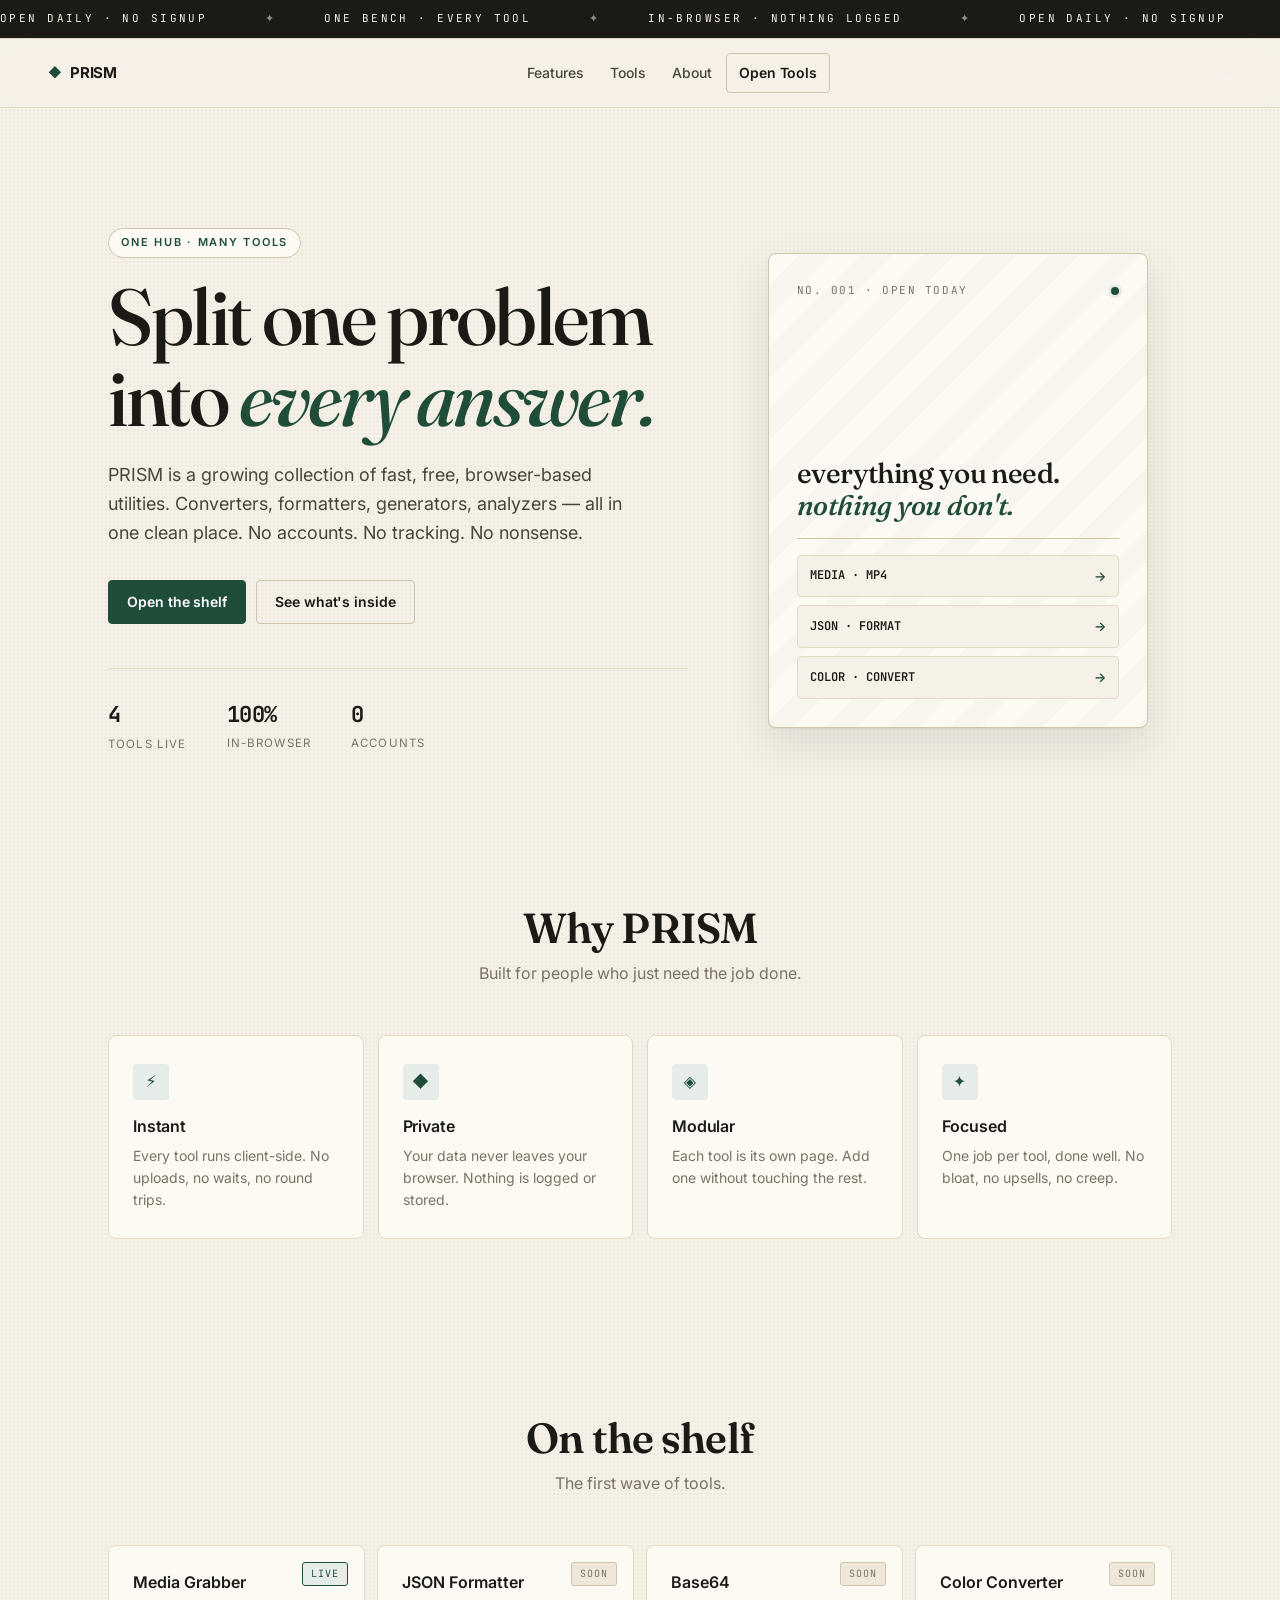
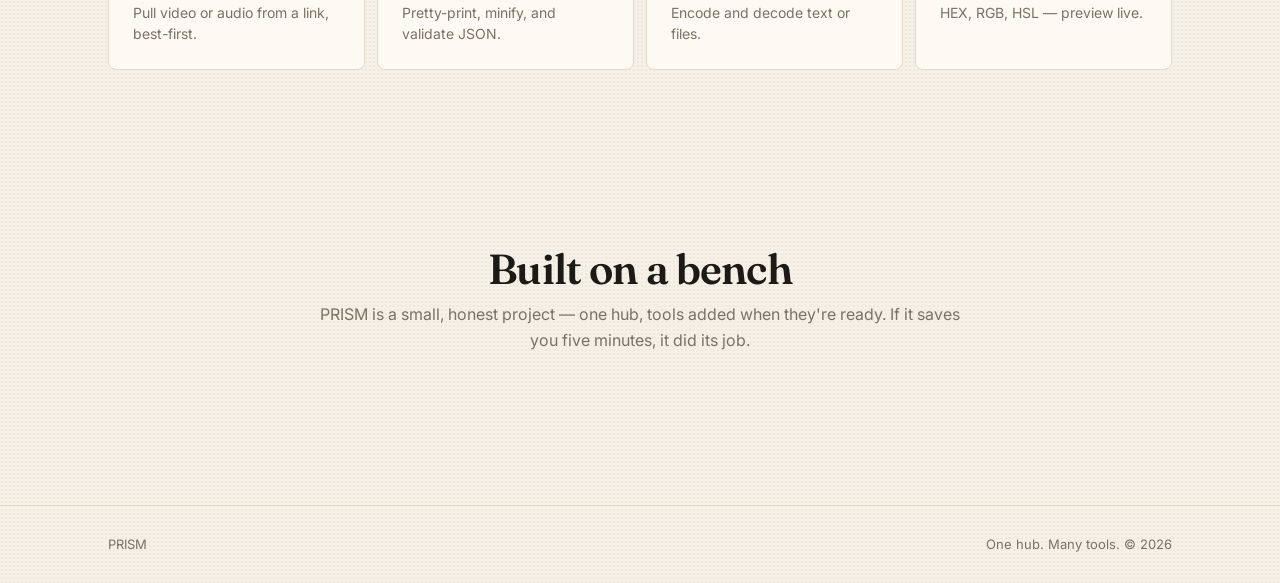
<file: public/index.html>
<!DOCTYPE html>
<html lang="en">
<head>
  <meta charset="UTF-8" />
  <meta name="viewport" content="width=device-width, initial-scale=1.0" />
  <meta name="description" content="PRISM — one hub, many tools. Fast, free, no signup." />
  <title>PRISM — One Hub. Many Tools.</title>
  <link rel="preconnect" href="https://fonts.googleapis.com" />
  <link rel="preconnect" href="https://fonts.gstatic.com" crossorigin />
  <link href="https://fonts.googleapis.com/css2?family=Inter:wght@400;500;600;700;800&family=Fraunces:ital,opsz,wght@0,9..144,400..600;1,9..144,400..600&family=JetBrains+Mono:wght@500;700&display=swap" rel="stylesheet" />
  <link rel="stylesheet" href="styles.css" />
</head>
<body>
  <div class="ticker" aria-hidden="true">
    <div class="ticker-track">
      <span>Open daily · no signup</span>
      <span>One bench · every tool</span>
      <span>In-browser · nothing logged</span>
      <span>Open daily · no signup</span>
      <span>One bench · every tool</span>
      <span>In-browser · nothing logged</span>
    </div>
  </div>

  <header class="nav">
    <a href="/" class="logo"><span class="logo-mark">◆</span><span class="logo-text">PRISM</span></a>
    <nav class="nav-links" id="nav-links">
      <a href="#features">Features</a>
      <a href="#tools">Tools</a>
      <a href="#about">About</a>
      <a href="/tools" class="btn btn-ghost">Open Tools</a>
    </nav>
    <button class="nav-toggle" aria-label="Menu" aria-expanded="false">
      <span></span><span></span><span></span>
    </button>
  </header>

  <main>
    <section class="hero">
      <div>
        <p class="eyebrow reveal">One hub · many tools</p>
        <h1 class="hero-title reveal" style="--d:.06s">
          Split one problem into <em>every answer.</em>
        </h1>
        <p class="hero-sub reveal" style="--d:.12s">
          PRISM is a growing collection of fast, free, browser-based utilities.
          Converters, formatters, generators, analyzers — all in one clean place.
          No accounts. No tracking. No nonsense.
        </p>
        <div class="hero-cta reveal" style="--d:.18s">
          <a href="/tools" class="btn btn-primary">Open the shelf</a>
          <a href="#features" class="btn btn-ghost">See what's inside</a>
        </div>
        <div class="hero-stats reveal" style="--d:.24s">
          <div><strong id="stat-tools">0</strong><span>tools live</span></div>
          <div><strong>100%</strong><span>in-browser</span></div>
          <div><strong>0</strong><span>accounts</span></div>
        </div>
      </div>

      <div class="hero-visual">
        <div class="showcase" aria-hidden="true">
          <div class="showcase-head">
            <span>No. 001 · open today</span>
            <span class="dot"></span>
          </div>
          <div class="showcase-title">
            everything you need.<br /><em>nothing you don't.</em>
          </div>
          <div class="showcase-line"></div>
          <div class="showcase-rows">
            <div class="showcase-row"><span>MEDIA · MP4</span><span class="arrow">→</span></div>
            <div class="showcase-row"><span>JSON · FORMAT</span><span class="arrow">→</span></div>
            <div class="showcase-row"><span>COLOR · CONVERT</span><span class="arrow">→</span></div>
          </div>
        </div>
      </div>
    </section>

    <section id="features" class="features">
      <h2 class="section-title">Why PRISM</h2>
      <p class="section-sub">Built for people who just need the job done.</p>
      <div class="feature-grid">
        <article class="feature">
          <div class="feature-icon">⚡</div>
          <h3>Instant</h3>
          <p>Every tool runs client-side. No uploads, no waits, no round trips.</p>
        </article>
        <article class="feature">
          <div class="feature-icon">◆</div>
          <h3>Private</h3>
          <p>Your data never leaves your browser. Nothing is logged or stored.</p>
        </article>
        <article class="feature">
          <div class="feature-icon">◈</div>
          <h3>Modular</h3>
          <p>Each tool is its own page. Add one without touching the rest.</p>
        </article>
        <article class="feature">
          <div class="feature-icon">✦</div>
          <h3>Focused</h3>
          <p>One job per tool, done well. No bloat, no upsells, no creep.</p>
        </article>
      </div>
    </section>

    <section id="tools" class="tools-preview">
      <h2 class="section-title">On the shelf</h2>
      <p class="section-sub">The first wave of tools.</p>
      <div class="tool-grid">
        <div class="tool-card"><span class="tool-badge on">live</span><h3>Media Grabber</h3><p>Pull video or audio from a link, best-first.</p></div>
        <div class="tool-card"><span class="tool-badge">soon</span><h3>JSON Formatter</h3><p>Pretty-print, minify, and validate JSON.</p></div>
        <div class="tool-card"><span class="tool-badge">soon</span><h3>Base64</h3><p>Encode and decode text or files.</p></div>
        <div class="tool-card"><span class="tool-badge">soon</span><h3>Color Converter</h3><p>HEX, RGB, HSL — preview live.</p></div>
      </div>
    </section>

    <section id="about" class="about">
      <h2 class="section-title">Built on a bench</h2>
      <p class="section-sub">
        PRISM is a small, honest project — one hub, tools added when they're ready.
        If it saves you five minutes, it did its job.
      </p>
    </section>
  </main>

  <footer class="footer">
    <div class="footer-inner">
      <span class="logo-text">PRISM</span>
      <p>One hub. Many tools. © <span id="year"></span></p>
    </div>
  </footer>

  <script src="script.js"></script>
</body>
</html>
</file>
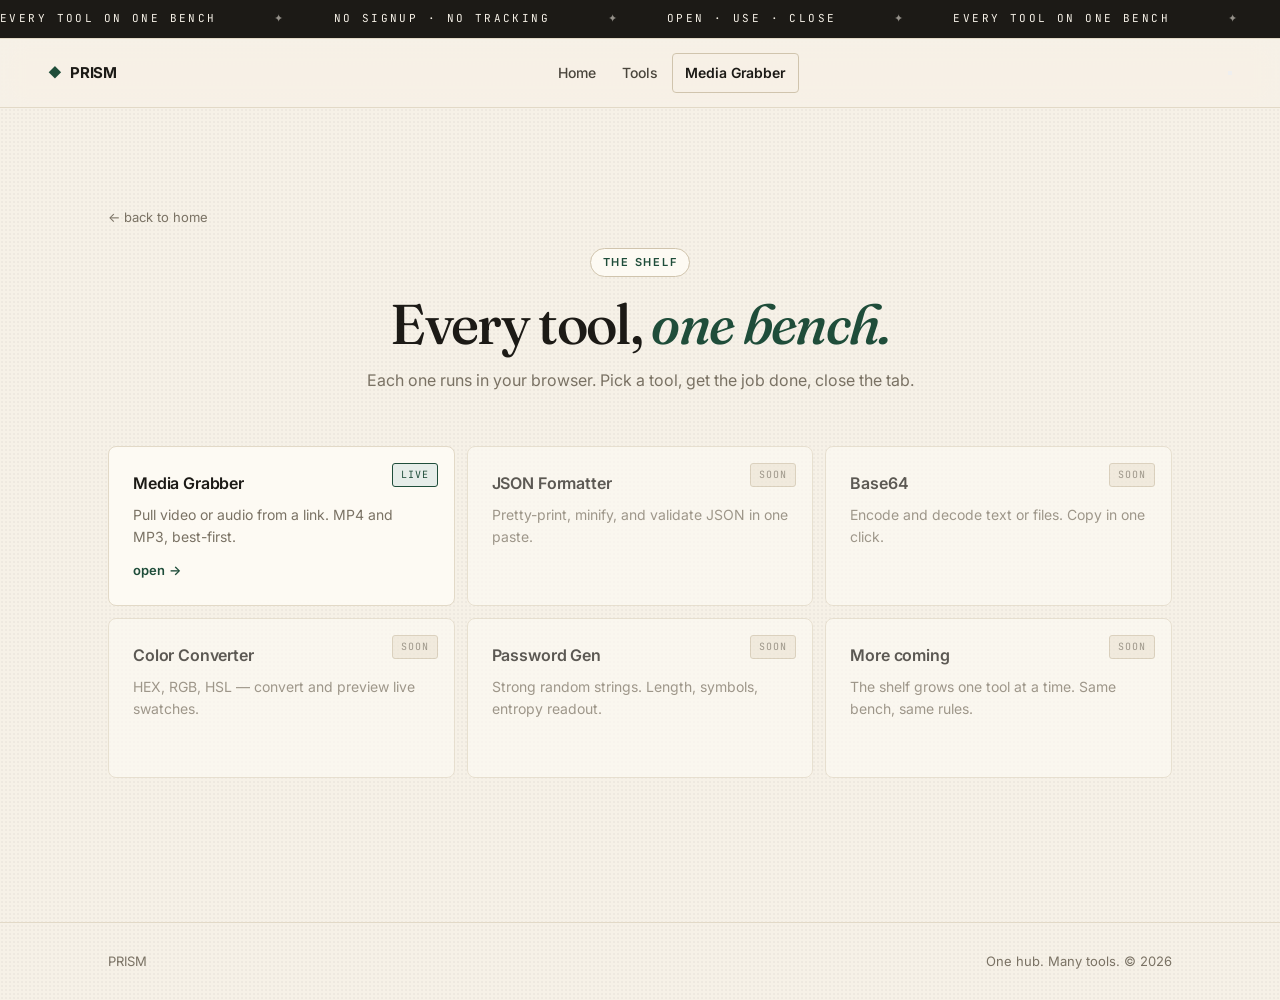
<file: public/tools/index.html>
<!DOCTYPE html>
<html lang="en">
<head>
  <meta charset="UTF-8" />
  <meta name="viewport" content="width=device-width, initial-scale=1.0" />
  <meta name="description" content="PRISM tools — every utility on one shelf." />
  <title>PRISM — Tools</title>
  <link rel="preconnect" href="https://fonts.googleapis.com" />
  <link rel="preconnect" href="https://fonts.gstatic.com" crossorigin />
  <link href="https://fonts.googleapis.com/css2?family=Inter:wght@400;500;600;700;800&family=Fraunces:ital,opsz,wght@0,9..144,400..600;1,9..144,400..600&family=JetBrains+Mono:wght@500;700&display=swap" rel="stylesheet" />
  <link rel="stylesheet" href="../styles.css" />
</head>
<body>
  <div class="ticker" aria-hidden="true">
    <div class="ticker-track">
      <span>Every tool on one bench</span>
      <span>No signup · no tracking</span>
      <span>Open · use · close</span>
      <span>Every tool on one bench</span>
      <span>No signup · no tracking</span>
      <span>Open · use · close</span>
    </div>
  </div>

  <header class="nav">
    <a href="/" class="logo"><span class="logo-mark">◆</span><span class="logo-text">PRISM</span></a>
    <nav class="nav-links">
      <a href="/">Home</a>
      <a href="/tools">Tools</a>
      <a href="/tools/downloader" class="btn btn-ghost">Media Grabber</a>
    </nav>
    <button class="nav-toggle" aria-label="Menu" aria-expanded="false">
      <span></span><span></span><span></span>
    </button>
  </header>

  <main class="hub">
    <a href="/" class="back">← back to home</a>

    <div class="hub-head">
      <p class="eyebrow">the shelf</p>
      <h1>Every tool, <em style="font-style:italic;color:var(--accent)">one bench.</em></h1>
      <p class="section-sub">Each one runs in your browser. Pick a tool, get the job done, close the tab.</p>
    </div>

    <div class="hub-grid">
      <a class="card live" href="/tools/downloader">
        <span class="badge on">live</span>
        <h2>Media Grabber</h2>
        <p>Pull video or audio from a link. MP4 and MP3, best-first.</p>
        <span class="go">open</span>
      </a>

      <div class="card soon">
        <span class="badge">soon</span>
        <h2>JSON Formatter</h2>
        <p>Pretty-print, minify, and validate JSON in one paste.</p>
      </div>

      <div class="card soon">
        <span class="badge">soon</span>
        <h2>Base64</h2>
        <p>Encode and decode text or files. Copy in one click.</p>
      </div>

      <div class="card soon">
        <span class="badge">soon</span>
        <h2>Color Converter</h2>
        <p>HEX, RGB, HSL — convert and preview live swatches.</p>
      </div>

      <div class="card soon">
        <span class="badge">soon</span>
        <h2>Password Gen</h2>
        <p>Strong random strings. Length, symbols, entropy readout.</p>
      </div>

      <div class="card soon">
        <span class="badge">soon</span>
        <h2>More coming</h2>
        <p>The shelf grows one tool at a time. Same bench, same rules.</p>
      </div>
    </div>
  </main>

  <footer class="footer">
    <div class="footer-inner">
      <span class="logo-text">PRISM</span>
      <p>One hub. Many tools. © <span id="year"></span></p>
    </div>
  </footer>

  <script>
    document.getElementById("year").textContent = new Date().getFullYear();
  </script>
</body>
</html>
</file>
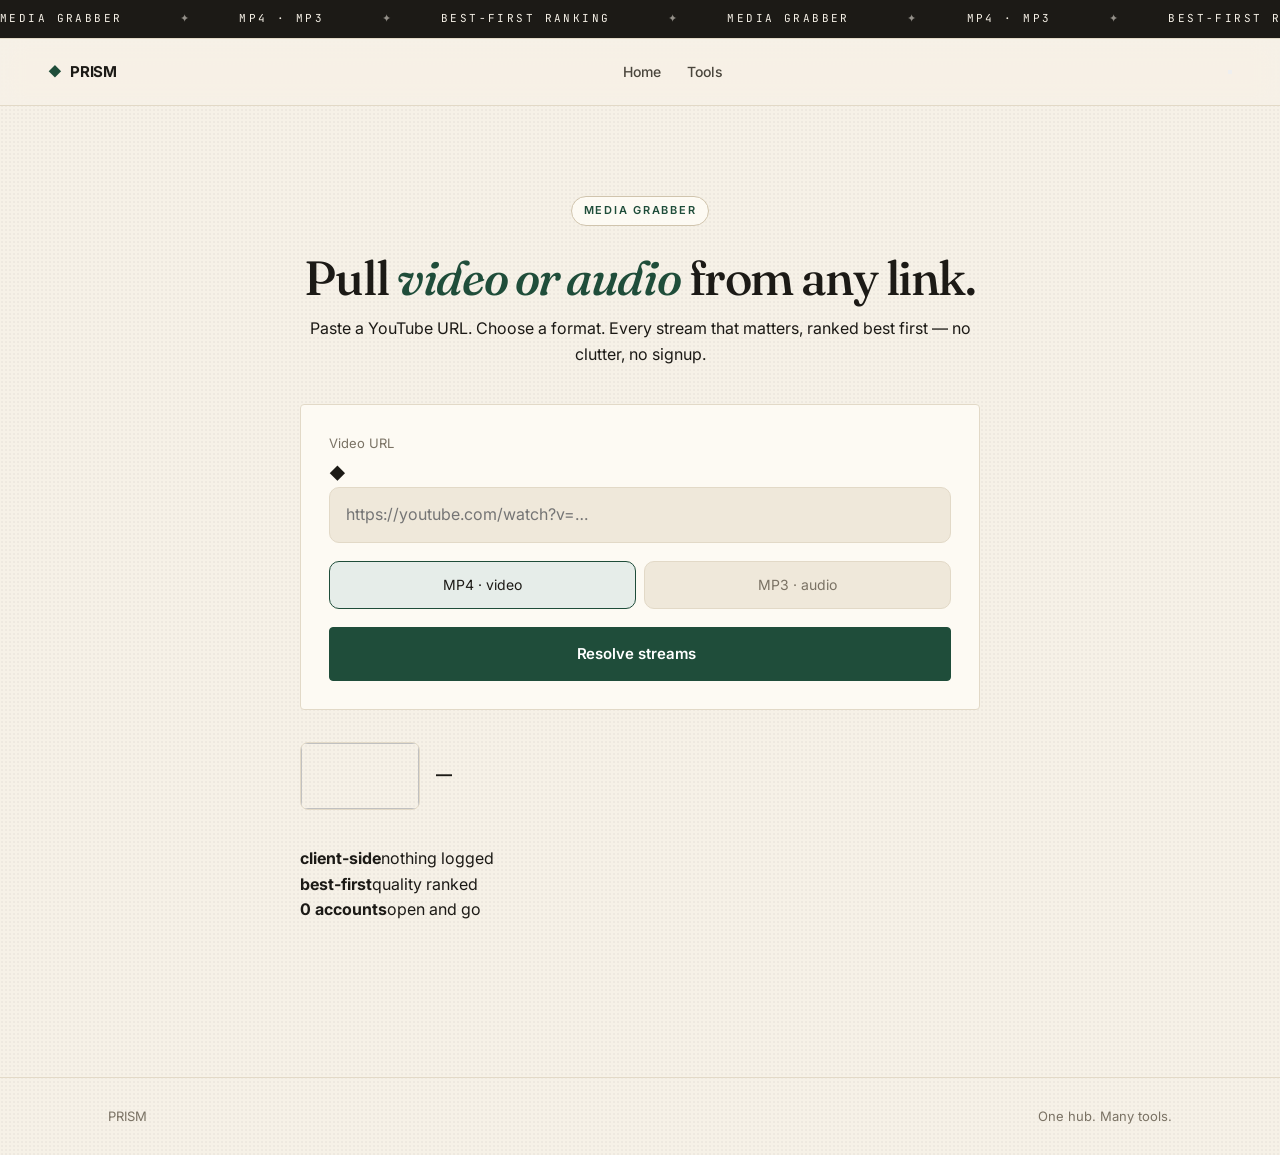
<file: public/tools/downloader.html>
<!DOCTYPE html>
<html lang="en">
<head>
  <meta charset="UTF-8" />
  <meta name="viewport" content="width=device-width, initial-scale=1.0" />
  <meta name="description" content="PRISM Media Grabber — pull video or audio from a link." />
  <title>PRISM — Media Grabber</title>
  <link rel="preconnect" href="https://fonts.googleapis.com" />
  <link rel="preconnect" href="https://fonts.gstatic.com" crossorigin />
  <link href="https://fonts.googleapis.com/css2?family=Inter:wght@400;500;600;700;800&family=Fraunces:ital,opsz,wght@0,9..144,400..600;1,9..144,400..600&family=JetBrains+Mono:wght@500;700&display=swap" rel="stylesheet" />
  <link rel="stylesheet" href="../styles.css" />
  <link rel="stylesheet" href="downloader.css" />
  <style>
    /* v3 warm-palette patch over old downloader.css */
    .grabber-head h1 {
      font-family: var(--display);
      font-weight: 500;
      letter-spacing: -0.03em;
    }
    .grabber-head h1 em { font-style: italic; color: var(--accent); }
    .mode.active { background: var(--accent-soft); }
  </style>
</head>
<body>
  <div class="ticker" aria-hidden="true">
    <div class="ticker-track">
      <span>Media grabber</span>
      <span>MP4 · MP3</span>
      <span>Best-first ranking</span>
      <span>Media grabber</span>
      <span>MP4 · MP3</span>
      <span>Best-first ranking</span>
    </div>
  </div>

  <header class="nav">
    <a href="/" class="logo"><span class="logo-mark">◆</span><span class="logo-text">PRISM</span></a>
    <nav class="nav-links">
      <a href="/">Home</a>
      <a href="/tools">Tools</a>
    </nav>
    <button class="nav-toggle" aria-label="Menu" aria-expanded="false">
      <span></span><span></span><span></span>
    </button>
  </header>

  <main class="grabber">
    <div class="grabber-head reveal">
      <span class="eyebrow">media grabber</span>
      <h1>Pull <em>video or audio</em> from any link.</h1>
      <p class="lede">Paste a YouTube URL. Choose a format. Every stream that matters, ranked best first — no clutter, no signup.</p>
    </div>

    <form id="grab-form" class="grab-form reveal" style="--d:.08s">
      <div class="field">
        <label for="url">Video URL</label>
        <div class="input-shell">
          <span class="input-icon" aria-hidden="true">◆</span>
          <input id="url" name="url" type="url" placeholder="https://youtube.com/watch?v=…" required autocomplete="off" spellcheck="false" />
        </div>
      </div>

      <div class="mode-row" role="tablist" aria-label="Format">
        <button type="button" class="mode active" data-mode="mp4" role="tab" aria-selected="true">
          <span class="dot"></span> MP4 · video
        </button>
        <button type="button" class="mode" data-mode="mp3" role="tab" aria-selected="false">
          <span class="dot"></span> MP3 · audio
        </button>
      </div>

      <button type="submit" class="btn btn-primary btn-lg" id="grab-btn">
        <span class="btn-label">Resolve streams</span>
        <span class="btn-spinner" aria-hidden="true"></span>
      </button>
    </form>

    <section id="result" class="result" hidden>
      <div class="result-head">
        <div class="thumb-shell">
          <img id="thumb" alt="" />
        </div>
        <div class="result-meta">
          <h2 id="title">—</h2>
          <p id="meta" class="muted"></p>
        </div>
      </div>
      <div id="streams" class="streams"></div>
      <div id="more-wrap" class="more-wrap" hidden>
        <button id="more-btn" type="button" class="btn btn-ghost">show more</button>
      </div>
    </section>

    <p id="status" class="status"></p>

    <div class="trust reveal" style="--d:.18s">
      <div><strong>client-side</strong><span>nothing logged</span></div>
      <div><strong>best-first</strong><span>quality ranked</span></div>
      <div><strong>0 accounts</strong><span>open and go</span></div>
    </div>
  </main>

  <footer class="footer">
    <div class="footer-inner">
      <span class="logo-text">PRISM</span>
      <p>One hub. Many tools.</p>
    </div>
  </footer>

  <script src="downloader.js"></script>
</body>
</html>
</file>
<file: public/styles.css>
/* PRISM — design system v3, store palette */
:root {
  color-scheme: light dark;

  --bg: #f6f1e7;
  --surface: #fdfaf3;
  --surface-2: #efe8da;
  --text: #1c1a16;
  --text-2: #4a453c;
  --muted: #7a7264;
  --line: #e2d9c7;
  --line-strong: #d0c4ad;

  --accent: #1f4d3a;
  --accent-hover: #163a2b;
  --accent-soft: #e6ede9;
  --accent-text: #ffffff;

  --radius: 4px;
  --radius-lg: 8px;

  --max: 1160px;
  --font: "Inter", system-ui, -apple-system, "Segoe UI", sans-serif;
  --display: "Fraunces", "Playfair Display", Georgia, serif;
  --mono: "JetBrains Mono", ui-monospace, monospace;
  --ease: cubic-bezier(.4, 0, .2, 1);
  --speed: 180ms;

  --shadow-sm: 0 1px 0 rgba(28, 26, 22, .06);
  --shadow-md: 0 1px 0 rgba(28, 26, 22, .06), 0 8px 24px rgba(28, 26, 22, .06);
  --shadow-lg: 0 1px 0 rgba(28, 26, 22, .06), 0 16px 40px rgba(28, 26, 22, .1);

  /* compat aliases for pages not yet reworked */
  --panel: var(--surface);
  --bg-soft: var(--surface-2);
  --accent-2: var(--accent);
  --grad: var(--accent);
}

@media (prefers-color-scheme: dark) {
  :root {
    --bg: #14120e;
    --surface: #1b1813;
    --surface-2: #221f19;
    --text: #f2ead8;
    --text-2: #c4b9a3;
    --muted: #8f8570;
    --line: #2c2820;
    --line-strong: #3d372c;

    --accent: #6abf91;
    --accent-hover: #8dd4ad;
    --accent-soft: #1a2a22;
    --accent-text: #0f1a14;

    --shadow-sm: 0 1px 0 rgba(0,0,0,.3);
    --shadow-md: 0 1px 0 rgba(0,0,0,.3), 0 8px 24px rgba(0,0,0,.4);
    --shadow-lg: 0 1px 0 rgba(0,0,0,.3), 0 16px 40px rgba(0,0,0,.5);
  }
}

*, *::before, *::after { box-sizing: border-box; margin: 0; padding: 0; }

html { scroll-behavior: smooth; -webkit-text-size-adjust: 100%; }

body {
  background: var(--bg);
  color: var(--text);
  font-family: var(--font);
  font-size: 16px;
  line-height: 1.6;
  -webkit-font-smoothing: antialiased;
  -moz-osx-font-smoothing: grayscale;
  overflow-x: hidden;

  /* subtle paper grain */
  background-image:
    radial-gradient(rgba(28, 26, 22, .035) 1px, transparent 1px);
  background-size: 4px 4px;
}
@media (prefers-color-scheme: dark) {
  body {
    background-image: radial-gradient(rgba(255, 240, 200, .02) 1px, transparent 1px);
  }
}

a { color: inherit; text-decoration: none; }
img { max-width: 100%; display: block; }
button { font: inherit; cursor: pointer; }

/* kill legacy decorative layers */
.beam, .aurora, .prism, .prism-shape, .ray, .grid-veil, .orb { display: none; }

/* ---- awning ticker ---- */
.ticker {
  background: var(--text);
  color: var(--bg);
  overflow: hidden;
  border-bottom: 1px solid var(--line);
  position: relative;
  z-index: 60;
}
.ticker-track {
  display: flex;
  gap: 48px;
  padding: 10px 0;
  font-family: var(--mono);
  font-size: 11px;
  letter-spacing: 0.22em;
  text-transform: uppercase;
  white-space: nowrap;
  animation: drift 32s linear infinite;
  will-change: transform;
}
.ticker-track span { flex-shrink: 0; }
.ticker-track span::after { content: " ✦"; opacity: .55; margin-left: 48px; }

@keyframes drift {
  from { transform: translateX(0); }
  to   { transform: translateX(-50%); }
}

/* ---- nav ---- */
.nav {
  position: sticky;
  top: 0;
  z-index: 50;
  display: flex;
  align-items: center;
  justify-content: space-between;
  gap: 24px;
  padding: 14px clamp(20px, 5vw, 48px);
  background: color-mix(in srgb, var(--bg) 88%, transparent);
  backdrop-filter: saturate(180%) blur(12px);
  -webkit-backdrop-filter: saturate(180%) blur(12px);
  border-bottom: 1px solid var(--line);
}

.logo {
  display: flex;
  align-items: center;
  gap: 8px;
  font-weight: 700;
  font-size: 15px;
  letter-spacing: -0.01em;
}
.logo-mark { color: var(--accent); font-size: 13px; }

.nav-links {
  display: flex;
  align-items: center;
  gap: 2px;
  font-size: 14px;
  font-weight: 500;
  color: var(--text-2);
}
.nav-links a {
  padding: 8px 12px;
  border-radius: var(--radius);
  transition: color var(--speed) var(--ease), background var(--speed) var(--ease);
}
.nav-links a:hover { color: var(--text); background: var(--surface-2); }

/* ---- buttons ---- */
.btn {
  display: inline-flex;
  align-items: center;
  justify-content: center;
  gap: 8px;
  padding: 10px 18px;
  border-radius: var(--radius);
  font-weight: 600;
  font-size: 14px;
  letter-spacing: -0.005em;
  border: 1px solid transparent;
  transition: all var(--speed) var(--ease);
  white-space: nowrap;
}
.btn-lg { padding: 14px 24px; font-size: 15px; width: 100%; }

.btn-primary {
  background: var(--accent);
  color: var(--accent-text);
  border-color: var(--accent);
}
.btn-primary:hover { background: var(--accent-hover); border-color: var(--accent-hover); }
.btn-primary:disabled { opacity: 0.55; cursor: not-allowed; }

.btn-ghost {
  background: transparent;
  color: var(--text);
  border-color: var(--line-strong);
}
.btn-ghost:hover { border-color: var(--text); background: var(--surface-2); }

/* ---- shared type ---- */
section { position: relative; }

.section-title {
  font-family: var(--display);
  font-size: clamp(28px, 3.4vw, 42px);
  font-weight: 600;
  letter-spacing: -0.02em;
  text-align: center;
  margin-bottom: 10px;
  line-height: 1.1;
}
.section-sub {
  text-align: center;
  color: var(--muted);
  margin: 0 auto 48px;
  max-width: 580px;
  font-size: 16px;
}
.muted { color: var(--muted); }

.eyebrow {
  display: inline-block;
  font-size: 11px;
  font-weight: 600;
  color: var(--accent);
  letter-spacing: 0.16em;
  text-transform: uppercase;
  padding: 5px 12px;
  border: 1px solid var(--line-strong);
  border-radius: 999px;
  background: var(--surface);
  margin-bottom: 18px;
}

.gradient { color: var(--accent); }

/* ---- hero ---- */
.hero {
  max-width: var(--max);
  margin: 0 auto;
  padding: clamp(64px, 10vw, 120px) clamp(20px, 5vw, 48px) 64px;
  display: grid;
  grid-template-columns: 1.15fr 0.85fr;
  gap: 56px;
  align-items: center;
  position: relative;
}

.hero-title {
  font-family: var(--display);
  font-size: clamp(44px, 6.2vw, 84px);
  line-height: 1.02;
  letter-spacing: -0.03em;
  font-weight: 500;
  margin-bottom: 24px;
}
.hero-title em {
  font-style: italic;
  color: var(--accent);
}

.hero-sub {
  color: var(--text-2);
  font-size: clamp(15px, 1.5vw, 18px);
  max-width: 520px;
  margin-bottom: 32px;
  line-height: 1.6;
}
.hero-cta { display: flex; gap: 10px; flex-wrap: wrap; margin-bottom: 44px; }

.hero-stats {
  display: flex;
  gap: 40px;
  flex-wrap: wrap;
  padding-top: 28px;
  border-top: 1px solid var(--line);
}
.hero-stats > div { display: flex; flex-direction: column; gap: 2px; }
.hero-stats strong {
  font-family: var(--mono);
  font-size: 22px;
  font-weight: 700;
  letter-spacing: -0.02em;
}
.hero-stats span {
  font-size: 11.5px;
  color: var(--muted);
  text-transform: uppercase;
  letter-spacing: 0.1em;
}

/* ---- hero showcase card (store window) ---- */
.hero-visual {
  position: relative;
  display: grid;
  place-items: center;
  min-height: 380px;
}
.showcase {
  position: relative;
  width: 100%;
  max-width: 380px;
  aspect-ratio: 4 / 5;
  border: 1px solid var(--line-strong);
  border-radius: var(--radius-lg);
  background: var(--surface);
  box-shadow: var(--shadow-lg);
  padding: 28px;
  display: flex;
  flex-direction: column;
  gap: 16px;
  overflow: hidden;
  animation: rise 700ms var(--ease) both;
}
.showcase::before {
  content: "";
  position: absolute;
  inset: 0;
  background-image: repeating-linear-gradient(
    135deg,
    transparent 0 22px,
    color-mix(in srgb, var(--accent) 5%, transparent) 22px 44px
  );
  opacity: .5;
  pointer-events: none;
}
.showcase-head {
  display: flex;
  align-items: center;
  justify-content: space-between;
  font-family: var(--mono);
  font-size: 11px;
  letter-spacing: 0.14em;
  text-transform: uppercase;
  color: var(--muted);
  position: relative;
}
.showcase-head .dot {
  width: 8px; height: 8px; border-radius: 50%;
  background: var(--accent);
  box-shadow: 0 0 0 3px var(--accent-soft);
}
.showcase-title {
  font-family: var(--display);
  font-size: 28px;
  font-weight: 500;
  line-height: 1.15;
  letter-spacing: -0.02em;
  position: relative;
  margin-top: auto;
}
.showcase-title em { font-style: italic; color: var(--accent); }
.showcase-line {
  height: 1px;
  background: var(--line-strong);
  position: relative;
}
.showcase-rows {
  display: flex;
  flex-direction: column;
  gap: 8px;
  position: relative;
}
.showcase-row {
  display: flex;
  align-items: center;
  justify-content: space-between;
  padding: 10px 12px;
  border: 1px solid var(--line);
  border-radius: var(--radius);
  background: var(--bg);
  font-size: 13px;
  animation: rowIn 500ms var(--ease) both;
}
.showcase-row:nth-child(1) { animation-delay: .5s; }
.showcase-row:nth-child(2) { animation-delay: .7s; }
.showcase-row:nth-child(3) { animation-delay: .9s; }
.showcase-row span:first-child {
  font-family: var(--mono);
  font-weight: 600;
  font-size: 12px;
}
.showcase-row .arrow { color: var(--accent); font-weight: 600; }

@keyframes rowIn {
  from { opacity: 0; transform: translateY(8px); }
  to   { opacity: 1; transform: translateY(0); }
}

/* ---- features ---- */
.features, .tools-preview, .about {
  max-width: var(--max);
  margin: 0 auto;
  padding: 88px clamp(20px, 5vw, 48px);
}
.about { text-align: center; }
.about p { max-width: 640px; margin: 0 auto; color: var(--muted); }

.feature-grid {
  display: grid;
  grid-template-columns: repeat(auto-fit, minmax(220px, 1fr));
  gap: 14px;
}
.feature {
  padding: 28px 24px;
  border: 1px solid var(--line);
  border-radius: var(--radius-lg);
  background: var(--surface);
  transition: transform var(--speed) var(--ease), box-shadow var(--speed) var(--ease), border-color var(--speed) var(--ease);
}
.feature:hover {
  transform: translateY(-2px);
  box-shadow: var(--shadow-md);
  border-color: var(--line-strong);
}
.feature-icon {
  width: 36px;
  height: 36px;
  display: grid;
  place-items: center;
  border-radius: var(--radius);
  background: var(--accent-soft);
  color: var(--accent);
  font-size: 16px;
  margin-bottom: 14px;
  font-weight: 600;
}
.feature h3 { font-size: 16px; font-weight: 600; margin-bottom: 6px; letter-spacing: -0.01em; }
.feature p { color: var(--muted); font-size: 14px; line-height: 1.55; }

/* ---- tool cards ---- */
.tool-grid {
  display: grid;
  grid-template-columns: repeat(auto-fill, minmax(240px, 1fr));
  gap: 12px;
}
.tool-card {
  position: relative;
  padding: 24px;
  border: 1px solid var(--line);
  border-radius: var(--radius-lg);
  background: var(--surface);
  transition: transform var(--speed) var(--ease), box-shadow var(--speed) var(--ease), border-color var(--speed) var(--ease);
}
.tool-card:hover {
  transform: translateY(-2px);
  box-shadow: var(--shadow-md);
  border-color: var(--line-strong);
}
.tool-card h3 { font-size: 16px; font-weight: 600; margin-bottom: 6px; }
.tool-card p { color: var(--muted); font-size: 14px; line-height: 1.55; }
.tool-badge, .badge {
  position: absolute;
  top: 16px;
  right: 16px;
  font-family: var(--mono);
  font-size: 10px;
  letter-spacing: 0.1em;
  text-transform: uppercase;
  padding: 3px 8px;
  border-radius: 3px;
  border: 1px solid var(--line-strong);
  color: var(--muted);
  background: var(--surface-2);
}
.badge.on, .tool-badge.on {
  color: var(--accent);
  border-color: var(--accent);
  background: var(--accent-soft);
}

/* ---- hub ---- */
.hub {
  max-width: var(--max);
  margin: 0 auto;
  padding: clamp(48px, 8vw, 96px) clamp(20px, 5vw, 48px) 80px;
}
.hub-head { text-align: center; margin-bottom: 52px; }
.hub-head h1 {
  font-family: var(--display);
  font-size: clamp(36px, 4.6vw, 56px);
  font-weight: 500;
  letter-spacing: -0.03em;
  line-height: 1.05;
  margin-bottom: 14px;
}
.hub-grid {
  display: grid;
  grid-template-columns: repeat(auto-fill, minmax(260px, 1fr));
  gap: 12px;
}
.card {
  position: relative;
  display: flex;
  flex-direction: column;
  gap: 8px;
  padding: 24px;
  border: 1px solid var(--line);
  border-radius: var(--radius-lg);
  background: var(--surface);
  min-height: 160px;
  transition: transform var(--speed) var(--ease), box-shadow var(--speed) var(--ease), border-color var(--speed) var(--ease);
}
.card.live:hover {
  transform: translateY(-3px);
  box-shadow: var(--shadow-md);
  border-color: var(--line-strong);
}
.card.soon { opacity: 0.7; }
.card.soon:hover { transform: none; }
.card h2 { font-size: 16px; font-weight: 600; letter-spacing: -0.01em; }
.card p { color: var(--muted); font-size: 14px; line-height: 1.55; flex-grow: 1; }
.card .go {
  margin-top: auto;
  font-size: 13px;
  font-weight: 600;
  color: var(--accent);
  display: inline-flex;
  align-items: center;
  gap: 4px;
  transition: gap var(--speed) var(--ease);
}
.card.live:hover .go { gap: 8px; }
.card .go::after { content: "→"; }

.back {
  display: inline-block;
  margin-bottom: 20px;
  font-size: 13px;
  color: var(--muted);
  transition: color var(--speed) var(--ease);
}
.back:hover { color: var(--text); }

/* ---- footer ---- */
.footer { border-top: 1px solid var(--line); margin-top: 64px; }
.footer-inner {
  max-width: var(--max);
  margin: 0 auto;
  padding: 28px clamp(20px, 5vw, 48px);
  display: flex;
  align-items: center;
  justify-content: space-between;
  gap: 16px;
  flex-wrap: wrap;
  color: var(--muted);
  font-size: 13px;
}

/* ---- motion ---- */
@keyframes rise {
  from { opacity: 0; transform: translateY(14px); }
  to   { opacity: 1; transform: translateY(0); }
}
.reveal {
  animation: rise 600ms var(--ease) both;
  animation-delay: var(--d, 0s);
}
@media (prefers-reduced-motion: reduce) {
  .reveal, .showcase, .showcase-row, .ticker-track {
    animation: none !important;
  }
  * { transition-duration: 0.01ms !important; }
}

/* ---- responsive ---- */
@media (max-width: 860px) {
  .hero { grid-template-columns: 1fr; padding-top: 48px; gap: 40px; }
  .hero-visual { order: -1; min-height: 300px; }
  .showcase { max-width: 320px; }
  .hero-stats { gap: 24px; }

  .nav-links { display: none; }
  .nav-links.open {
    display: flex;
    position: absolute;
    top: 100%;
    left: 0;
    right: 0;
    flex-direction: column;
    align-items: stretch;
    gap: 0;
    background: var(--surface);
    border-bottom: 1px solid var(--line);
    padding: 8px;
  }
  .nav-links.open a { padding: 12px; }

  .nav-toggle {
    display: flex;
    flex-direction: column;
    gap: 4px;
    background: none;
    border: 0;
    padding: 6px;
  }
  .nav-toggle span {
    width: 20px;
    height: 1.5px;
    background: var(--text);
    border-radius: 1px;
  }
}
</file>
<file: public/tools/downloader.css>
.grabber {
  max-width: 760px;
  margin: 0 auto;
  padding: clamp(40px, 8vw, 90px) clamp(20px, 5vw, 40px);
  position: relative;
  z-index: 1;
}

.grabber-head { text-align: center; margin-bottom: 36px; }
.grabber-head h1 { font-size: clamp(28px, 5vw, 48px); line-height: 1.1; margin: 8px 0 12px; letter-spacing: -0.02em; }

.grab-form {
  display: grid;
  gap: 18px;
  padding: 28px;
  border: 1px solid var(--line);
  border-radius: var(--radius);
  background: var(--panel);
}

.field { display: grid; gap: 8px; }
.field label { font-size: 13px; color: var(--muted); }
.field input {
  width: 100%;
  padding: 14px 16px;
  border-radius: 10px;
  border: 1px solid var(--line);
  background: var(--bg-soft);
  color: var(--text);
  font: inherit;
  outline: none;
}
.field input:focus { border-color: var(--accent); }

.mode-row { display: flex; gap: 8px; }
.mode {
  flex: 1;
  padding: 12px;
  border-radius: 10px;
  border: 1px solid var(--line);
  background: var(--bg-soft);
  color: var(--muted);
  font: inherit;
  font-size: 14px;
  cursor: pointer;
}
.mode.active { border-color: var(--accent); color: var(--text); background: rgba(124, 92, 255, 0.1); }

.btn[disabled] { opacity: 0.5; pointer-events: none; }

.result { margin-top: 32px; display: grid; gap: 18px; }
.result-head { display: flex; gap: 16px; align-items: center; }
.result-head img { width: 120px; height: 68px; object-fit: cover; border-radius: 8px; border: 1px solid var(--line); }
.result-head h2 { font-size: 16px; line-height: 1.3; margin: 0 0 4px; }
.muted { color: var(--muted); font-size: 13px; }

.streams { display: grid; gap: 10px; }
.stream {
  display: flex;
  align-items: center;
  justify-content: space-between;
  gap: 12px;
  padding: 14px 16px;
  border: 1px solid var(--line);
  border-radius: 10px;
  background: var(--bg-soft);
}
.stream span { font-family: var(--mono); font-size: 13px; }
.stream a {
  padding: 8px 14px;
  border-radius: 8px;
  background: var(--grad);
  color: #05050a;
  font-weight: 600;
  font-size: 13px;
  white-space: nowrap;
}

.status { margin-top: 18px; text-align: center; }
</file>
